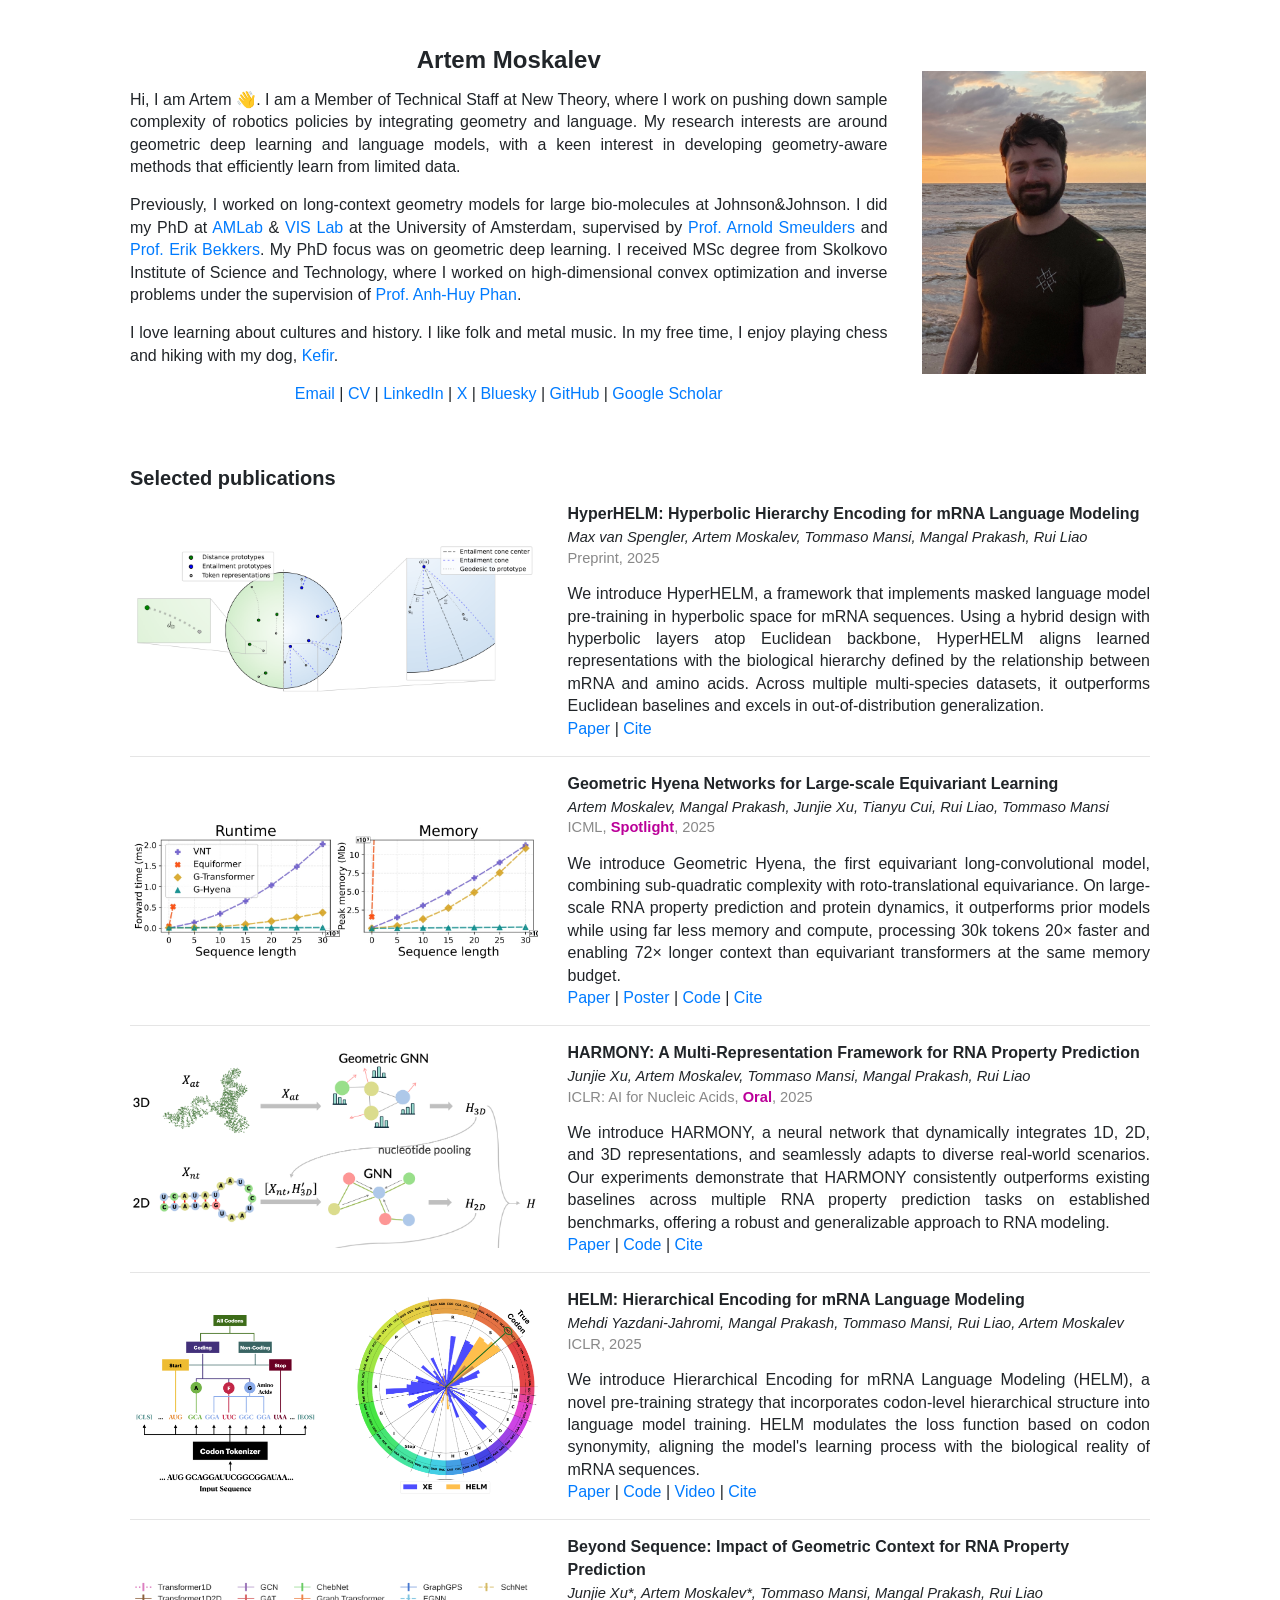
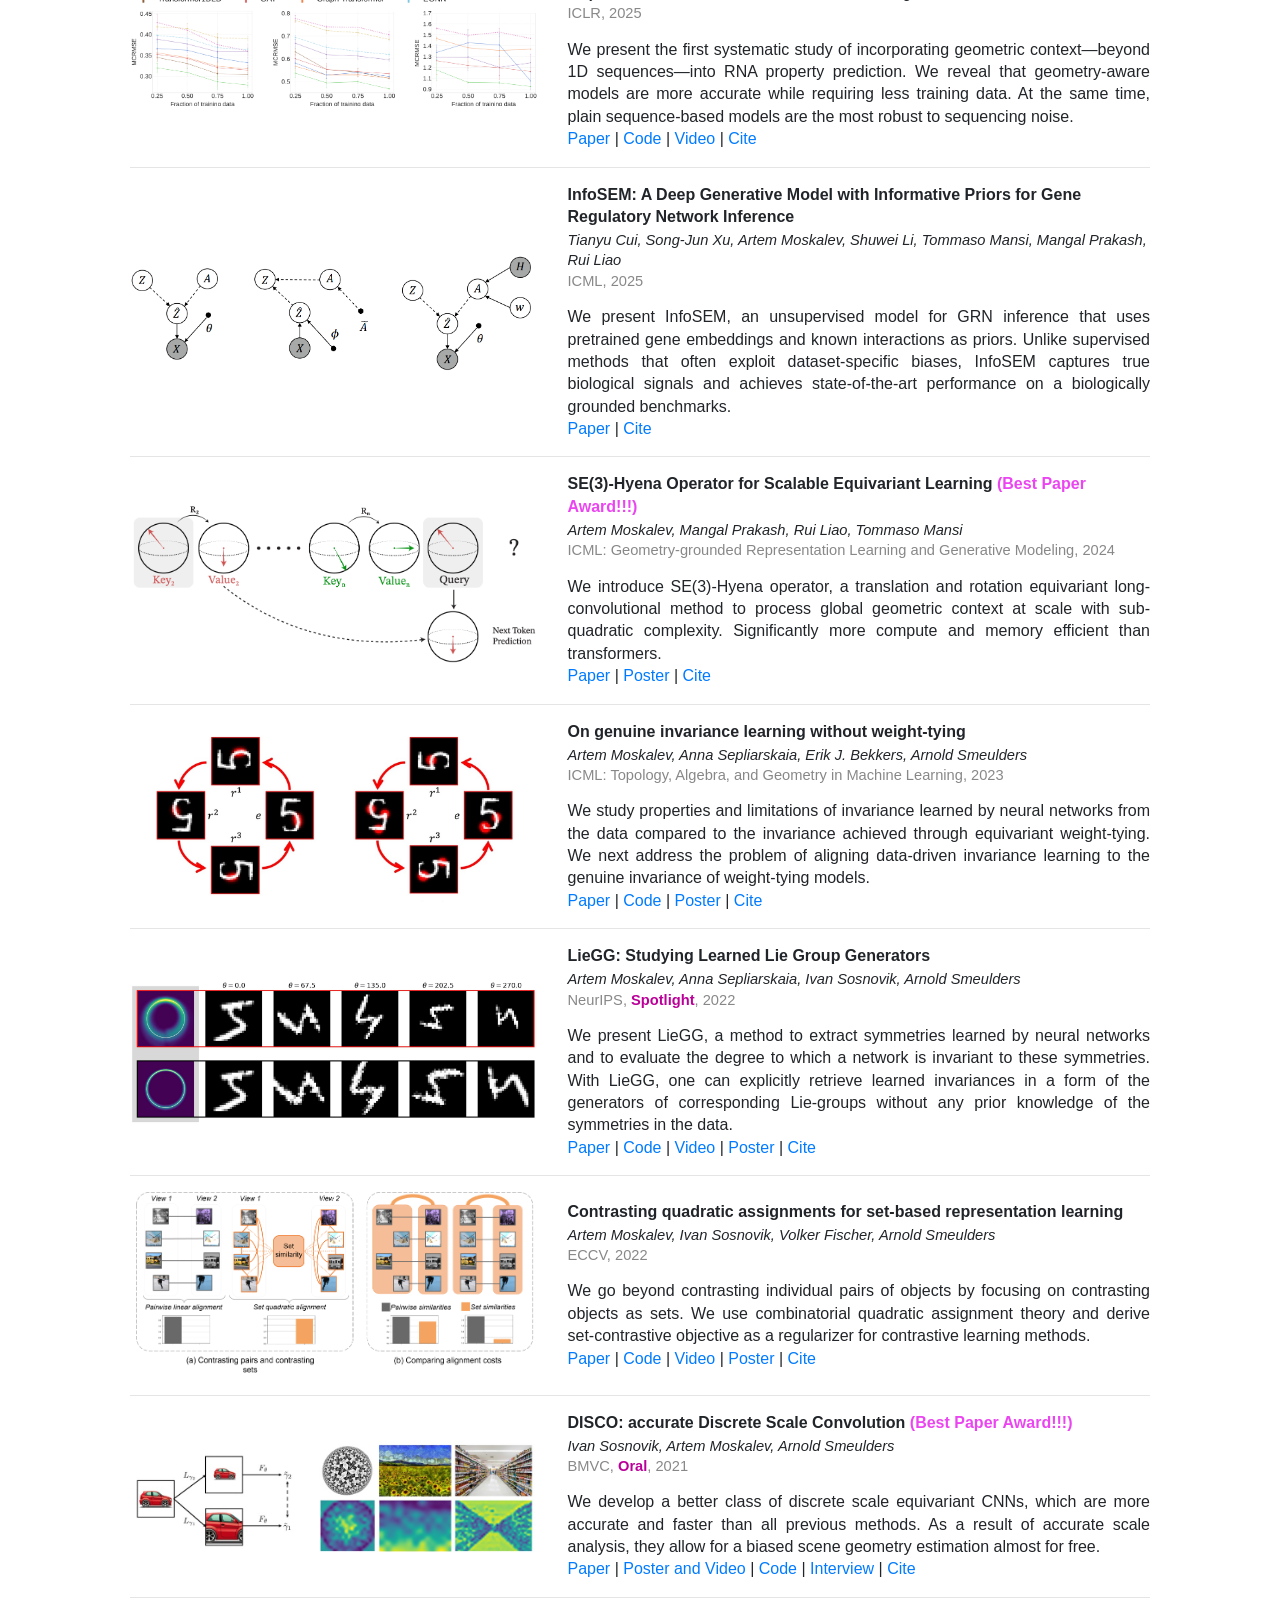
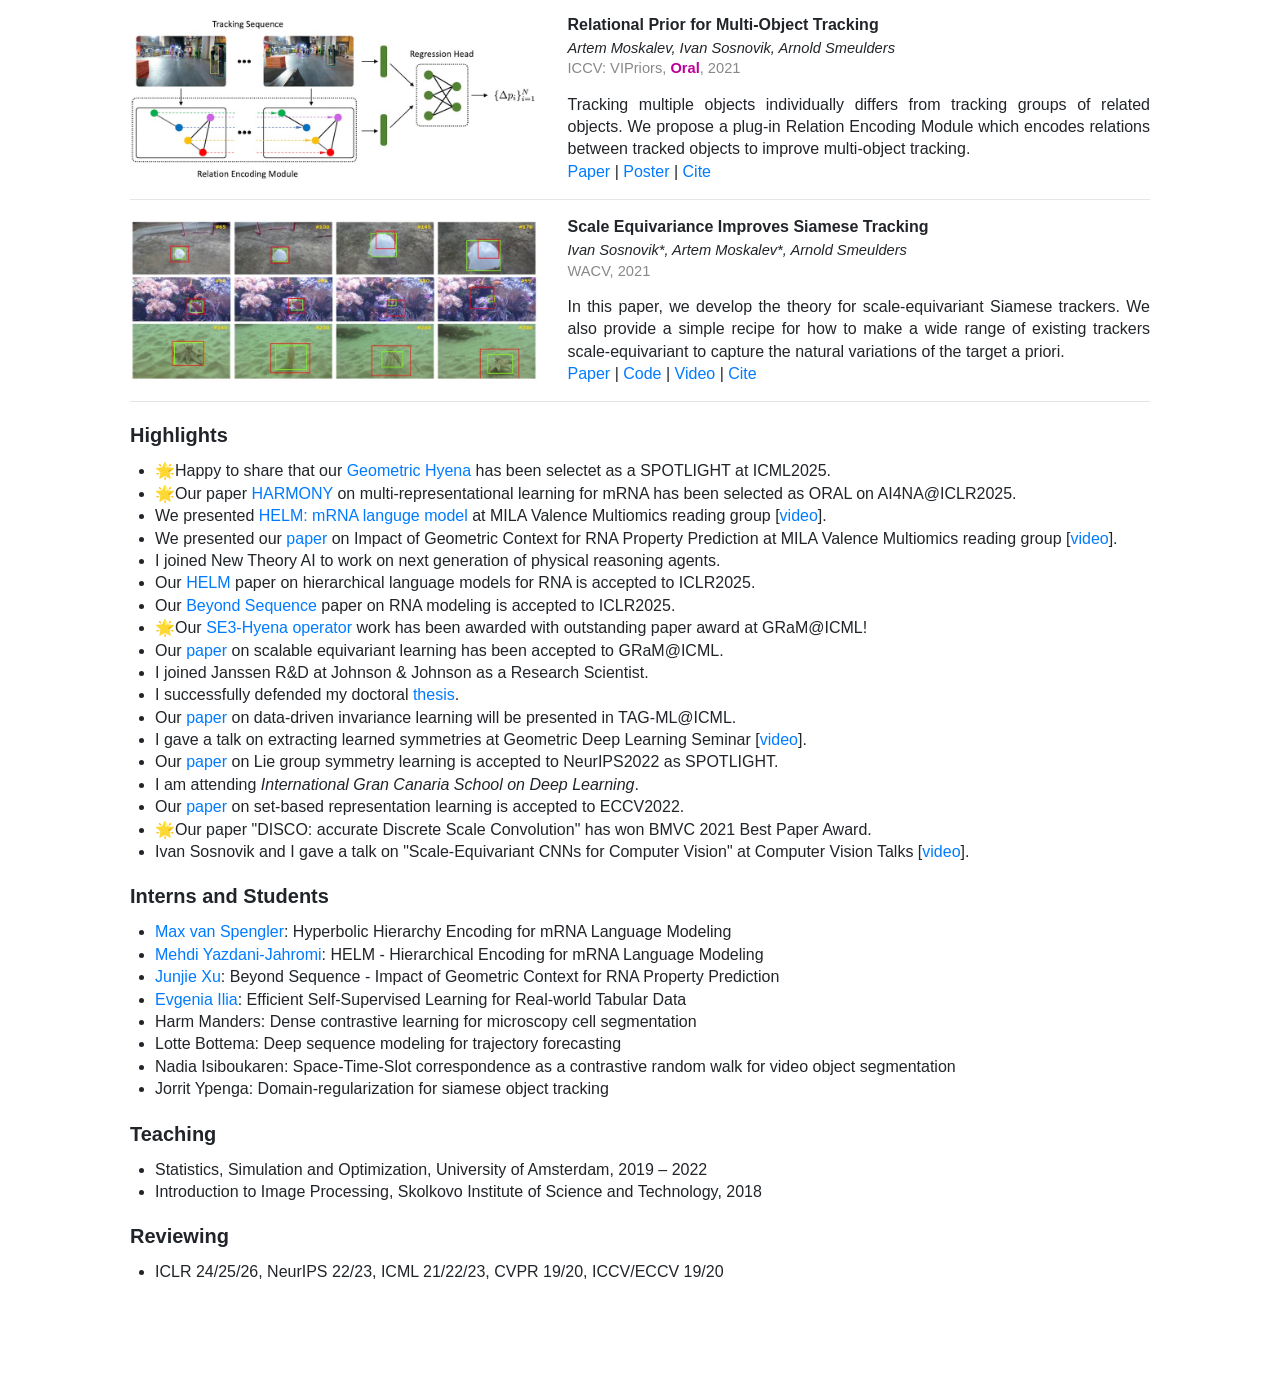
<file: index.html>
<!DOCTYPE html>
<html lang="en">

<head>
    <meta http-equiv="Content-Type" content="text/html; charset=UTF-8">
    <title>Artem Moskalev</title>
    <meta name="author" content="Artem Moskalev">
    <meta name="viewport" content="width=device-width, initial-scale=1">

    <link rel="icon" href="mfavicon.png">
    <link rel="stylesheet" href="https://stackpath.bootstrapcdn.com/bootstrap/4.5.2/css/bootstrap.min.css"
        integrity="sha384-JcKb8q3iqJ61gNV9KGb8thSsNjpSL0n8PARn9HuZOnIxN0hoP+VmmDGMN5t9UJ0Z" crossorigin="anonymous">
    <link rel="stylesheet" type="text/css" href="style.css">

</head>

<body>
    <div class="container">
        <!-- BIO -->
        <div class="row bio">
            <div class="col-md-9 order-2 order-md-1">
                <h1 style="text-align:center;">Artem Moskalev</h1>
                <p>
                    Hi, I am Artem &#128075;. I am a Member of Technical Staff at New Theory, where I work on pushing down 
                    sample complexity of robotics policies by integrating geometry and language. My research interests are around geometric deep learning and language models, 
                    with a keen interest in developing geometry-aware methods that efficiently learn from limited data. 
                </p>
                
                <p>
                    Previously, I worked on long-context geometry models for large bio-molecules at Johnson&Johnson. I
                    did my PhD at <a href="http://amlab.science.uva.nl/">AMLab</a> & <a href="https://ivi.fnwi.uva.nl/vislab/">VIS Lab</a> at 
                    the University of Amsterdam, supervised by <a href="https://staff.fnwi.uva.nl/a.w.m.smeulders/">Prof. Arnold Smeulders</a> and <a href="https://ebekkers.github.io/">Prof. Erik Bekkers</a>. 
                    My PhD focus was on geometric deep learning. I received MSc degree from Skolkovo Institute of Science and Technology, where I worked on high-dimensional convex optimization and inverse problems
                    under the supervision of <a href="https://scholar.google.co.jp/citations?user=pJb7n9EAAAAJ&hl=en&oi=ao">Prof. Anh-Huy Phan</a>.
                </p>

                <p>
                    I love learning about cultures and history. I like folk and metal music. In my free time, I enjoy playing chess and hiking with my dog, <a href="src/images/kefir.jpeg">Kefir</a>.
                </p>

                <p style="text-align:center">
                    <a href="mailto:ammoskalevartem@gmail.com">Email</a> |
                    <a href="src/pdfs/Moskalev_CV.pdf">CV</a> |
                    <a href="https://www.linkedin.com/in/artem-moskalev">LinkedIn</a> |
                    <a href="https://x.com/artemmoskalev">X</a> |
                    <a href="https://bsky.app/profile/artemmoskalev.bsky.social">Bluesky</a> |
                    <a href="https://github.com/amoskalev">GitHub</a> |
                    <a href="https://scholar.google.com/citations?user=mh1CSCEAAAAJ&hl=en">Google Scholar</a>
                </p>
            </div>
            <div class="col-md-3 order-1 order-md-2 avatar">
                <img class="img-responsive" src="src/images/profile_pic.jpg" alt="avatar">
            </div>
        </div>

        <!-- PUBLICATIONS -->
        <h2>Selected publications</h2>

        <div class="row publications">
            <div class="col-md-5">
                <img class="img-responsive" src="src/images/hyperhelm.png" alt="" />
            </div>
            <div class="col-md-7">
                <p class="title">HyperHELM: Hyperbolic Hierarchy Encoding for mRNA Language Modeling</p>
                <p class="authors">Max van Spengler, Artem Moskalev, Tommaso Mansi, Mangal Prakash, Rui Liao</p>
                <p class="conf">Preprint, 2025</p>
                <p class="description">
                    We introduce HyperHELM, a framework that implements masked language model pre-training in hyperbolic space for mRNA sequences. Using a hybrid design with hyperbolic layers atop Euclidean backbone, HyperHELM aligns learned representations with the biological hierarchy defined by the relationship between mRNA and amino acids. Across multiple multi-species datasets, it outperforms Euclidean baselines and excels in out-of-distribution generalization.
                </p>
                <div class="links">
                    <a href="https://arxiv.org/html/2509.24655v1">Paper</a> |
                    <a href="#" onclick="copyBibtex('hyperhelm'); return false;" data-paper-id="hyperhelm">Cite</a>
                </div>
            </div>
        </div>

        <hr>


        <div class="row publications">
            <div class="col-md-5">
                <img class="img-responsive" src="src/images/ghn.jpg" alt="" />
            </div>
            <div class="col-md-7">
                <p class="title">Geometric Hyena Networks for Large-scale Equivariant Learning</p>
                <p class="authors">Artem Moskalev, Mangal Prakash, Junjie Xu, Tianyu Cui, Rui Liao, Tommaso Mansi</p>
                <p class="conf">ICML, <b style="color:#B09 !important;">Spotlight</b>, 2025</p>
                <p class="description">
                    
                    We introduce Geometric Hyena, the first equivariant long-convolutional model, combining sub-quadratic complexity with roto-translational equivariance. On large-scale RNA property prediction and protein dynamics, it outperforms prior models while using far less memory and compute, processing 30k tokens 20× faster and enabling 72× longer context than equivariant transformers at the same memory budget.                
                
                </p>
                <div class="links">
                    <a href="https://arxiv.org/abs/2505.22560">Paper</a> |
                    <a href="src/pdfs/ghn_poster.pdf">Poster</a>  |
                    <a href="https://github.com/amoskalev/ghyena">Code</a> |
                    <a href="#" onclick="copyBibtex('ghn'); return false;" data-paper-id="ghn">Cite</a>
                </div>
            </div> 
        </div>

        <hr>

        <div class="row publications">
            <div class="col-md-5">
                <img class="img-responsive" src="src/images/harmony_pic_cut.png" alt="" />
            </div>
            <div class="col-md-7">
                <p class="title">HARMONY: A Multi-Representation Framework for RNA Property Prediction</p>
                <p class="authors">Junjie Xu, Artem Moskalev, Tommaso Mansi, Mangal Prakash, Rui Liao</p>
                <p class="conf">ICLR: AI for Nucleic Acids, <b style="color:#B09 !important;">Oral</b>, 2025</p>
                <p class="description">
                    
                    We introduce HARMONY, a neural network that dynamically integrates 1D, 2D, and 3D representations, and seamlessly adapts to diverse real-world scenarios. Our experiments demonstrate that HARMONY consistently outperforms existing baselines across multiple RNA property prediction tasks on established benchmarks, offering a robust and generalizable approach to RNA modeling.

                </p>
                <div class="links">
                    <a href="https://openreview.net/forum?id=U3Ejoy1BG2">Paper</a> |
                    <a href="https://github.com/johnsonandjohnson/Beyond-Sequence">Code</a> |
                    <a href="#" onclick="copyBibtex('harmony'); return false;" data-paper-id="harmony">Cite</a>
                </div>
            </div>
        </div>

        <hr>

        <div class="row publications">
            <div class="col-md-5">
                <img class="img-responsive" src="src/images/helm_rose.png" alt="" />
            </div>
            <div class="col-md-7">
                <p class="title">HELM: Hierarchical Encoding for mRNA Language Modeling</p>
                <p class="authors">Mehdi Yazdani-Jahromi, Mangal Prakash, Tommaso Mansi, Rui Liao, Artem Moskalev</p>
                <p class="conf">ICLR, 2025</p>
                <p class="description">
                    
                    We introduce Hierarchical Encoding for mRNA Language Modeling (HELM), a novel pre-training strategy that incorporates codon-level hierarchical structure into language model training. HELM modulates the loss function based on codon synonymity, aligning the model's learning process with the biological reality of mRNA sequences.

                </p>
                <div class="links">
                    <a href="https://arxiv.org/abs/2410.12459">Paper</a> |
                    <a href="https://github.com/johnsonandjohnson/HELM">Code</a> |
                    <a href="https://www.youtube.com/watch?v=c870aQ5zfsM">Video</a> |
                    <a href="#" onclick="copyBibtex('helm'); return false;" data-paper-id="helm">Cite</a>
                </div>
            </div>
        </div>

        <hr>

        <div class="row publications">
            <div class="col-md-5">
                <img class="img-responsive" src="src/images/bese.png" alt="" />
            </div>
            <div class="col-md-7">
                <p class="title">Beyond Sequence: Impact of Geometric Context for RNA Property Prediction</p>
                <p class="authors">Junjie Xu*, Artem Moskalev*, Tommaso Mansi, Mangal Prakash, Rui Liao</p>
                <p class="conf">ICLR, 2025</p>
                <p class="description">
                    
                    We present the first systematic study of incorporating geometric context—beyond 1D sequences—into RNA property prediction. We reveal that geometry-aware models are more accurate while requiring less training data. At the same time, plain sequence-based models are the most robust to sequencing noise.
                    
                </p>
                <div class="links">
                    <a href="https://arxiv.org/abs/2410.11933">Paper</a> |
                    <a href="https://github.com/johnsonandjohnson/Beyond-Sequence">Code</a> |
                    <a href="https://www.youtube.com/watch?v=oHWT8OeAbJ8&feature=youtu.be">Video</a> |
                    <a href="#" onclick="copyBibtex('bese'); return false;" data-paper-id="bese">Cite</a>
                </div>
            </div>
        </div>

        <hr>

        <div class="row publications">
            <div class="col-md-5">
                <img class="img-responsive" src="src/images/infosem.png" alt="" />
            </div>
            <div class="col-md-7">
                <p class="title">InfoSEM: A Deep Generative Model with Informative Priors for Gene Regulatory Network Inference</p>
                <p class="authors">Tianyu Cui, Song-Jun Xu, Artem Moskalev, Shuwei Li, Tommaso Mansi, Mangal Prakash, Rui Liao</p>
                <p class="conf">ICML, 2025</p>
                <p class="description">
                    
                    We present InfoSEM, an unsupervised model for GRN inference that uses pretrained gene embeddings and known interactions as priors. Unlike supervised methods that often exploit dataset-specific biases, InfoSEM captures true biological signals and achieves state-of-the-art performance on a biologically grounded benchmarks.                
                </p>
                <div class="links">
                    <a href="https://www.arxiv.org/abs/2503.04483">Paper</a> |
                    <a href="#" onclick="copyBibtex('infosem'); return false;" data-paper-id="infosem">Cite</a>
                </div>
            </div>
        </div>

        <hr>

        <div class="row publications">
            <div class="col-md-5">
                <img class="img-responsive" src="src/images/tw_arec_task.png" alt="" />
            </div>
            <div class="col-md-7">
                <p class="title">SE(3)-Hyena Operator for Scalable Equivariant Learning <b
                    style="color:rgb(235, 68, 241) !important;">(Best Paper Award!!!)</b></p>
                <p class="authors">Artem Moskalev, Mangal Prakash, Rui Liao, Tommaso Mansi</p>
                <p class="conf">ICML: Geometry-grounded Representation Learning and Generative Modeling, 2024</p>
                <p class="description">
                    
                    We introduce SE(3)-Hyena operator, a translation and rotation equivariant long-convolutional 
                    method to process global geometric context at scale with sub-quadratic complexity. 
                    Significantly more compute and memory efficient than transformers.

                </p>
                <div class="links">
                    <a href="https://arxiv.org/abs/2407.01049">Paper</a> |
                    <a href="src/pdfs/poster_gram_se3hyena.pdf">Poster</a> |
                    <a href="#" onclick="copyBibtex('se3hyena'); return false;" data-paper-id="se3hyena">Cite</a>
                </div>
            </div>
        </div>

        <hr>

        <div class="row publications">
            <div class="col-md-5">
                <img class="img-responsive" src="src/images/genuine_inv.jpg" alt="" />
            </div>
            <div class="col-md-7">
                <p class="title">On genuine invariance learning without weight-tying</p>
                <p class="authors">Artem Moskalev, Anna Sepliarskaia, Erik J. Bekkers, Arnold Smeulders</p>
                <p class="conf">ICML: Topology, Algebra, and Geometry in Machine Learning, 2023</p>
                <p class="description">
                    
                    We study properties and limitations of invariance learned by neural networks from
                    the data compared to the invariance achieved through equivariant weight-tying. 
                    We next address the problem of aligning data-driven invariance learning to the genuine 
                    invariance of weight-tying models.

                </p>
                <div class="links">
                    <a href="https://arxiv.org/abs/2308.03904">Paper</a> |
                    <a href="https://github.com/amoskalev/ginvariance">Code</a> |
                    <a href="src/pdfs/genuine_poster.pdf">Poster</a> |
                    <a href="#" onclick="copyBibtex('genuine'); return false;" data-paper-id="genuine">Cite</a>
                </div>
            </div>
        </div>

        <hr>

        <div class="row publications">
            <div class="col-md-5">
                <img class="img-responsive" src="src/images/liegg.jpg" alt="" />
            </div>
            <div class="col-md-7">
                <p class="title">LieGG: Studying Learned Lie Group Generators </p>
                <p class="authors">Artem Moskalev, Anna Sepliarskaia, Ivan Sosnovik, Arnold Smeulders
                </p>
                <p class="conf">NeurIPS, <b style="color:#B09 !important;">Spotlight</b>, 2022</p>
                <p class="description">

                    We present LieGG, a method to extract symmetries learned by neural networks and to 
                    evaluate the degree to which a network is invariant to these symmetries. With LieGG, 
                    one can explicitly retrieve learned invariances in a form of the generators of corresponding 
                    Lie-groups without any prior knowledge of the symmetries in the data.

                </p>
                <div class="links">
                    <a href="https://arxiv.org/abs/2210.04345">Paper</a> |
                    <a href="https://github.com/amoskalev/liegg">Code</a> |
                    <a href="https://www.youtube.com/watch?v=BUQ5VNEdrVk">Video</a> |
                    <a href="src/pdfs/liegg_neurips_poster.pdf">Poster</a> |
                    <a href="#" onclick="copyBibtex('liegg'); return false;" data-paper-id="liegg">Cite</a>
                </div>
            </div>
        </div>

        <!-- <hr>

        <div class="row publications">
            <div class="col-md-5">
                <img class="img-responsive" src="src/images/csum.jpg" alt="" />
            </div>
            <div class="col-md-7">
                <p class="title">Learning to Summarize Videos by Contrasting Clips</p>
                <p class="authors">Ivan Sosnovik, Artem Moskalev, Cees Kaandorp, Arnold Smeulders </p>
                <p class="conf">Preprint, 2022</p>
                <p class="description">

                    In this paper, we formulate video summarization as a contrastive learning problem. 
                    We implement the main building blocks which allows one to convert any video analysis 
                    model into an effective video summarizer. 

                </p>
                <div class="links">
                    <a href="https://arxiv.org/abs/2301.05213">Paper</a> 
                </div>
            </div>
        </div> -->

        <hr>

        <div class="row publications">
            <div class="col-md-5">
                <img class="img-responsive" src="src/images/qare_moskalev.png" alt="" />
            </div>
            <div class="col-md-7">
                <p class="title">Contrasting quadratic assignments for set-based representation learning </p>
                <p class="authors">Artem Moskalev, Ivan Sosnovik, Volker Fischer, Arnold Smeulders
                </p>
                <p class="conf">ECCV, 2022</p>
                <p class="description">

                    We go beyond contrasting individual pairs of objects by focusing on contrasting objects as 
                    sets. We use combinatorial quadratic assignment theory and derive set-contrastive objective 
                    as a regularizer for contrastive learning methods. 

                </p>
                <div class="links">
                    <a href="https://arxiv.org/abs/2205.15814">Paper</a> |
                    <a href="https://github.com/amoskalev/contrasting_quadratic">Code</a> |
                    <a href="https://www.youtube.com/watch?v=-3ajh8VNKIA">Video</a> |
                    <a href="src/pdfs/eccv_qare_poster.pdf">Poster</a> |
                    <a href="#" onclick="copyBibtex('qare'); return false;" data-paper-id="qare">Cite</a>
                </div>
            </div>
        </div>

        <hr>

        <div class="row publications">
            <div class="col-md-5">
                <img class="img-responsive" src="src/images/disco2.jpg" alt="" />
            </div>
            <div class="col-md-7">
                <p class="title">DISCO: accurate Discrete Scale Convolution <b
                        style="color:rgb(235, 68, 241) !important;">(Best
                        Paper Award!!!)</b></p>
                <p class="authors">Ivan Sosnovik, Artem Moskalev, Arnold Smeulders
                </p>
                <p class="conf">BMVC, <b style="color:#B09 !important;">Oral</b>, 2021</p>
                <p class="description">
                    We develop a better class of discrete scale equivariant CNNs, which are more accurate and faster
                    than all previous methods. As a result of accurate scale analysis, they allow for a biased scene
                    geometry estimation almost for free.
                </p>
                <div class="links">
                    <a href="https://arxiv.org/abs/2106.02733">Paper</a> |
                    <a href="https://www.bmvc2021-virtualconference.com/conference/papers/paper_1258.html">Poster and
                        Video</a> |
                    <a href="https://github.com/isosnovik/disco">Code</a> |
                    <a href="https://www.rsipvision.com/ComputerVisionNews-2022January/10/">Interview</a> |
                    <a href="#" onclick="copyBibtex('disco'); return false;" data-paper-id="disco">Cite</a>
                </div>
            </div>
        </div>

        <hr>

        <div class="row publications">
            <div class="col-md-5">
                <img class="img-responsive" src="src/images/rem.jpg" alt="" />
            </div>
            <div class="col-md-7">
                <p class="title">Relational Prior for Multi-Object Tracking</p>
                <p class="authors">Artem Moskalev, Ivan Sosnovik, Arnold Smeulders
                </p>
                <p class="conf">ICCV: VIPriors, <b style="color:#B09 !important;">Oral</b>, 2021</p>
                <p class="description">
                    Tracking multiple objects individually differs from tracking groups of related objects.
                    We propose a plug-in Relation Encoding Module which encodes relations between tracked objects
                    to improve multi-object tracking.
                </p>
                <div class="links">
                    <a
                        href="https://openaccess.thecvf.com/content/ICCV2021W/VIPriors/papers/Moskalev_Relational_Prior_for_Multi-Object_Tracking_ICCVW_2021_paper.pdf">Paper</a>
                    | <a href="src/pdfs/poster_vipriors_rem.pdf">Poster</a> |
                    <a href="#" onclick="copyBibtex('rem'); return false;" data-paper-id="rem">Cite</a>
                </div>
            </div>
        </div>

        <hr>

        <!-- <div class="row publications">
            <div class="col-md-5">
                <img class="img-responsive" src="src/images/disco1.jpg" alt="" />
            </div>
            <div class="col-md-7">
                <p class="title">How to Transform Kernels for Scale-Convolutions</p>
                <p class="authors">Ivan Sosnovik, Artem Moskalev, Arnold Smeulders
                </p>
                <p class="conf">ICCV: VIPriors, 2021</p>
                <p class="description">
                    To reach accurate scale equivariance, we derive general constraints under
                    which scale-convolution remains equivariant to discrete rescaling.
                    We find the exact solution for all cases where it exists,
                    and compute the approximation for the rest.
                </p>
                <div class="links">
                    <a
                        href="https://openaccess.thecvf.com/content/ICCV2021W/VIPriors/papers/Sosnovik_How_To_Transform_Kernels_for_Scale-Convolutions_ICCVW_2021_paper.pdf">Paper</a>
                    | <a href="src/pdfs/poster_vipriors_disco.pdf">Poster</a> |
                    <a href="https://github.com/isosnovik/disco">Code</a>
                </div>
            </div>
        </div>

        <hr> -->

        <div class="row publications">
            <div class="col-md-5">
                <img class="img-responsive" src="src/images/siamse.jpg" alt="" />
            </div>
            <div class="col-md-7">
                <p class="title">Scale Equivariance Improves Siamese Tracking</p>
                <p class="authors">Ivan Sosnovik*, Artem Moskalev*, Arnold Smeulders
                </p>
                <p class="conf">WACV, 2021</p>
                <p class="description">
                    In this paper, we develop the theory for scale-equivariant Siamese trackers.
                    We also provide a simple recipe for how to make a wide range of existing trackers
                    scale-equivariant to capture the natural variations of the target a priori.
                </p>
                <div class="links">
                    <a href="https://arxiv.org/abs/2007.09115">Paper</a> |
                    <a href="https://github.com/isosnovik/SiamSE">Code</a> |
                    <a href="https://www.youtube.com/watch?v=l6FPI1l3sm0">Video</a> |
                    <a href="#" onclick="copyBibtex('siamse'); return false;" data-paper-id="siamse">Cite</a>
                </div>
            </div>
        </div>

        <hr>

        <!-- NEWS -->
        <h2>Highlights</h2>
        <div class="row">
            <ul>
                <li>&#127775;Happy to share that our <a href="https://arxiv.org/abs/2505.22560">Geometric Hyena</a> has been selectet as a SPOTLIGHT at ICML2025. </li>
                <li>&#127775;Our paper <a href="https://openreview.net/forum?id=U3Ejoy1BG2">HARMONY</a> on multi-representational learning for mRNA has been selected as ORAL on AI4NA@ICLR2025. </li>
                <li>We presented <a href="https://arxiv.org/abs/2410.12459">HELM: mRNA languge model</a> at MILA Valence Multiomics reading group [<a href="https://www.youtube.com/watch?v=c870aQ5zfsM">video</a>]. </li>
                <li>We presented our <a href="https://arxiv.org/abs/2410.11933">paper</a> on Impact of Geometric Context for RNA Property Prediction at MILA Valence Multiomics reading group [<a href="https://www.youtube.com/watch?v=oHWT8OeAbJ8&feature=youtu.be">video</a>]. </li>
                <li>I joined New Theory AI to work on next generation of physical reasoning agents. </li>
                <li>Our <a href="https://arxiv.org/abs/2410.12459">HELM</a> paper on hierarchical language models for RNA is accepted to ICLR2025. </li>
                <li>Our <a href="https://arxiv.org/abs/2410.11933">Beyond Sequence</a> paper on RNA modeling is accepted to ICLR2025. </li>
                <li>&#127775;Our <a href="https://arxiv.org/abs/2407.01049">SE3-Hyena operator</a> work has been awarded with outstanding paper award at GRaM@ICML! </li>
                <li>Our <a href="https://arxiv.org/abs/2407.01049">paper</a> on scalable equivariant learning has been accepted to GRaM@ICML. </li>
                <li>I joined Janssen R&D at Johnson & Johnson as a Research Scientist. </li>
                <li>I successfully defended my doctoral <a href="https://dare.uva.nl/search?identifier=ecef19b1-b5c2-417f-9c8f-e6824e490700">thesis</a>. </li>
                <li>Our <a href="https://openreview.net/pdf?id=yYEgfbCVrR">paper</a> on data-driven invariance learning will be presented in TAG-ML@ICML. </li>
                <li>I gave a talk on extracting learned symmetries at Geometric Deep Learning Seminar [<a
                    href="https://www.youtube.com/watch?v=BUQ5VNEdrVk">video</a>].</li>
                <li>Our <a href="https://arxiv.org/abs/2210.04345">paper</a> on Lie group symmetry learning is accepted to NeurIPS2022 as SPOTLIGHT.</li>
                <li>I am attending <em>International Gran Canaria School on Deep Learning</em>. </li>
                <li>Our <a href="https://arxiv.org/abs/2205.15814">paper</a> on set-based representation learning is accepted to ECCV2022. </li>
                <li>&#127775;Our paper "DISCO: accurate Discrete Scale Convolution" has won BMVC 2021 Best Paper Award.</li>
                <li>Ivan Sosnovik and I gave a talk on "Scale-Equivariant CNNs for Computer Vision" at Computer Vision Talks [<a
                        href="https://www.youtube.com/watch?v=3YLQ3u7Ahkk">video</a>].</li>
            </ul>
        </div>

        <!-- STUDENTS -->
        <h2>Interns and Students</h2>
        <div class="row">
            <ul>
                <li><a href="https://www.linkedin.com/in/max-van-spengler-45908b147">Max van Spengler</a>: Hyperbolic Hierarchy Encoding for mRNA Language Modeling</li>
                <li><a href="https://yazdanimehdi.com/">Mehdi Yazdani-Jahromi</a>: HELM - Hierarchical Encoding for mRNA Language Modeling</li>
                <li><a href="https://junjie-xu.github.io/">Junjie Xu</a>: Beyond Sequence - Impact of Geometric Context for RNA Property Prediction</li>
                <li><a href="https://www.evgeniailia.com/">Evgenia Ilia</a>: Efficient Self-Supervised Learning for Real-world Tabular Data</li>
                <li>Harm Manders: Dense contrastive learning for microscopy cell segmentation</li>
                <li>Lotte Bottema: Deep sequence modeling for trajectory forecasting</li>
                <li>Nadia Isiboukaren: Space-Time-Slot correspondence as a contrastive random walk for video object segmentation</li>
                <li>Jorrit Ypenga: Domain-regularization for siamese object tracking</li>
            </ul>
        </div>

        <!-- TEACHING -->
        <h2>Teaching</h2>
        <div class="row">
            <ul>
                <li>Statistics, Simulation and Optimization, University of Amsterdam, 2019 – 2022</li>
                <li>Introduction to Image Processing, Skolkovo Institute of Science and Technology, 2018</li>
            </ul>
        </div>

        <!-- REVIEWING -->
        <h2>Reviewing</h2>
        <div class="row">
            <ul>
                <li>ICLR 24/25/26, NeurIPS 22/23, ICML 21/22/23, CVPR 19/20, ICCV/ECCV 19/20</li>
            </ul>
        </div>

    </div>
    
    <script>
        // BibTeX citations for each paper
        const bibtexCitations = {
            'hyperhelm': `@article{van2025hyperhelm,
  title={HyperHELM: Hyperbolic Hierarchy Encoding for mRNA Language Modeling},
  author={van Spengler, Max and Moskalev, Artem and Mansi, Tommaso and Prakash, Mangal and Liao, Rui},
  journal={arXiv preprint arXiv:2509.24655},
  year={2025}
}`,
            'ghn': `@inproceedings{moskalev2025geometric,
title={Geometric Hyena Networks for Large-scale Equivariant Learning},
author={Artem Moskalev and Mangal Prakash and Junjie Xu and Tianyu Cui and Rui Liao and Tommaso Mansi},
booktitle={Forty-second International Conference on Machine Learning},
year={2025},
url={https://openreview.net/forum?id=jJRkkPr474}
}`,
            'infosem': `@inproceedings{cui2025infosem,
title={Info{SEM}: A Deep Generative Model with Informative Priors for Gene Regulatory Network Inference},
author={Tianyu Cui and Song-Jun Xu and Artem Moskalev and Shuwei Li and Tommaso Mansi and Mangal Prakash and Rui Liao},
booktitle={ICLR 2025 Workshop on Machine Learning for Genomics Explorations},
year={2025},
url={https://openreview.net/forum?id=0Tivf6L5eA}
}`,
            'harmony': `@inproceedings{xu2025harmony,
title={{HARMONY}: A Multi-Representation Framework for {RNA} Property Prediction},
author={Junjie Xu and Artem Moskalev and Tommaso Mansi and Mangal Prakash and Rui Liao},
booktitle={ICLR 2025 Workshop on AI for Nucleic Acids},
year={2025},
url={https://openreview.net/forum?id=nzUsRhtnBa}
}`,
            'helm': `@inproceedings{yazdani-jahromi2025helm,
title={{HELM}: Hierarchical Encoding for m{RNA} Language Modeling},
author={Mehdi Yazdani-Jahromi and Mangal Prakash and Tommaso Mansi and Artem Moskalev and Rui Liao},
booktitle={The Thirteenth International Conference on Learning Representations},
year={2025},
url={https://openreview.net/forum?id=MMHqnUOnl0}
}`,
            'bese': `@inproceedings{xu2025beyond,
title={Beyond Sequence: Impact of Geometric Context for {RNA} Property Prediction},
author={Junjie Xu and Artem Moskalev and Tommaso Mansi and Mangal Prakash and Rui Liao},
booktitle={The Thirteenth International Conference on Learning Representations},
year={2025},
url={https://openreview.net/forum?id=9htTvHkUhh}
}`,
            'se3hyena': `@article{moskalev2024se,
  title={SE (3)-hyena operator for scalable equivariant learning},
  author={Moskalev, Artem and Prakash, Mangal and Liao, Rui and Mansi, Tommaso},
  journal={arXiv preprint arXiv:2407.01049},
  year={2024}
}`,
            'genuine': `@inproceedings{moskalev2023genuine,
  title={On genuine invariance learning without weight-tying},
  author={Moskalev, Artem and Sepliarskaia, Anna and Bekkers, Erik J and Smeulders, Arnold WM},
  booktitle={Topological, Algebraic and Geometric Learning Workshops 2023},
  pages={218--227},
  year={2023},
  organization={PMLR}
}`,
            'liegg': `@article{moskalev2022liegg,
  title={Liegg: Studying learned lie group generators},
  author={Moskalev, Artem and Sepliarskaia, Anna and Sosnovik, Ivan and Smeulders, Arnold},
  journal={Advances in Neural Information Processing Systems},
  volume={35},
  pages={25212--25223},
  year={2022}
}`,
            'qare': `@inproceedings{moskalev2022contrasting,
  title={Contrasting quadratic assignments for set-based representation learning},
  author={Moskalev, Artem and Sosnovik, Ivan and Fischer, Volker and Smeulders, Arnold},
  booktitle={European Conference on Computer Vision},
  pages={88--104},
  year={2022},
  organization={Springer}
}`,
            'disco': `@article{sosnovik2021disco,
  title={Disco: accurate discrete scale convolutions},
  author={Sosnovik, Ivan and Moskalev, Artem and Smeulders, Arnold},
  journal={arXiv preprint arXiv:2106.02733},
  year={2021}
}`,
            'rem': `@inproceedings{moskalev2021relational,
  title={Relational Prior for Multi-Object Tracking},
  author={Moskalev, Artem and Sosnovik, Ivan and Smeulders, Arnold},
  booktitle={Proceedings of the IEEE/CVF International Conference on Computer Vision},
  pages={1081--1085},
  year={2021}
}`,
            'siamse': `@inproceedings{sosnovik2021scale,
  title={Scale equivariance improves siamese tracking},
  author={Sosnovik, Ivan and Moskalev, Artem and Smeulders, Arnold WM},
  booktitle={Proceedings of the IEEE/CVF winter conference on applications of computer vision},
  pages={2765--2774},
  year={2021}
}`
        };

        // Function to copy BibTeX to clipboard
        async function copyBibtex(paperId) {
            const bibtex = bibtexCitations[paperId];
            if (!bibtex) {
                alert('BibTeX citation not found for this paper.');
                return;
            }

            try {
                await navigator.clipboard.writeText(bibtex);
                // Visual feedback
                const event = new CustomEvent('bibtexCopied', { detail: { paperId } });
                document.dispatchEvent(event);
            } catch (err) {
                // Fallback for older browsers
                const textArea = document.createElement('textarea');
                textArea.value = bibtex;
                textArea.style.position = 'fixed';
                textArea.style.opacity = '0';
                document.body.appendChild(textArea);
                textArea.select();
                try {
                    document.execCommand('copy');
                    const event = new CustomEvent('bibtexCopied', { detail: { paperId } });
                    document.dispatchEvent(event);
                } catch (fallbackErr) {
                    alert('Failed to copy citation. Please copy manually.');
                }
                document.body.removeChild(textArea);
            }
        }

        // Add visual feedback when citation is copied
        document.addEventListener('bibtexCopied', function(e) {
            const citeLinks = document.querySelectorAll(`[data-paper-id="${e.detail.paperId}"]`);
            citeLinks.forEach(link => {
                const originalText = link.textContent;
                link.textContent = 'Copied!';
                link.style.color = '#28a745';
                setTimeout(() => {
                    link.textContent = originalText;
                    link.style.color = '';
                }, 2000);
            });
        });
    </script>
</body>

</html>
</file>
<file: style.css>
html {
  font-size: 100%;
}

body {
    margin-top: 40px;
    margin-bottom: 80px;
    background-color:white;
    font: 16px/1.4 Helvetica, Arial, sans-serif;
}


.container {
    max-width:1050px;
}

h1, h2, h3, h4, h5, h6 {
  font-family: "Helvetica Neue", Helvetica, Arial, sans-serif;
  font-weight: bold;
  line-height: 1.7;
  padding: 0;
}

h1 {font-size: 24px;}
h2 {font-size: 20px;}


/* BIO */

.bio {
    margin-bottom: 40px;
    text-align: justify;
}

.bio img {
    width: 100%;
    padding: 4px;
    max-width: 400px;
}

.bio .avatar {
    text-align: center;
}

@media (min-width: 768px) {
    .bio .avatar {
        padding-top: 1.7rem;
    }
}



/* PUBS */
.publications{
  align-items: center;
}

.publications .title {
  font-weight: bold;
  margin-top: 0;
  margin-bottom: 0.1em;
}

.publications .authors {
  font-style: italic;
  margin-bottom: 0.0em;
  margin-top: 0px;
  font-size: 11pt;
}

.publications .conf {
  font-size: 11pt;
  margin-bottom: 1em;
  margin-top: 0px;
  color: #888;
}

.publications .description {
  margin-bottom: 0px;
  margin-top: 0px;
  text-align: justify;
}

.publications img {
    width: 100%;
}

ul {
    margin-right: 10px;
}
</file>
